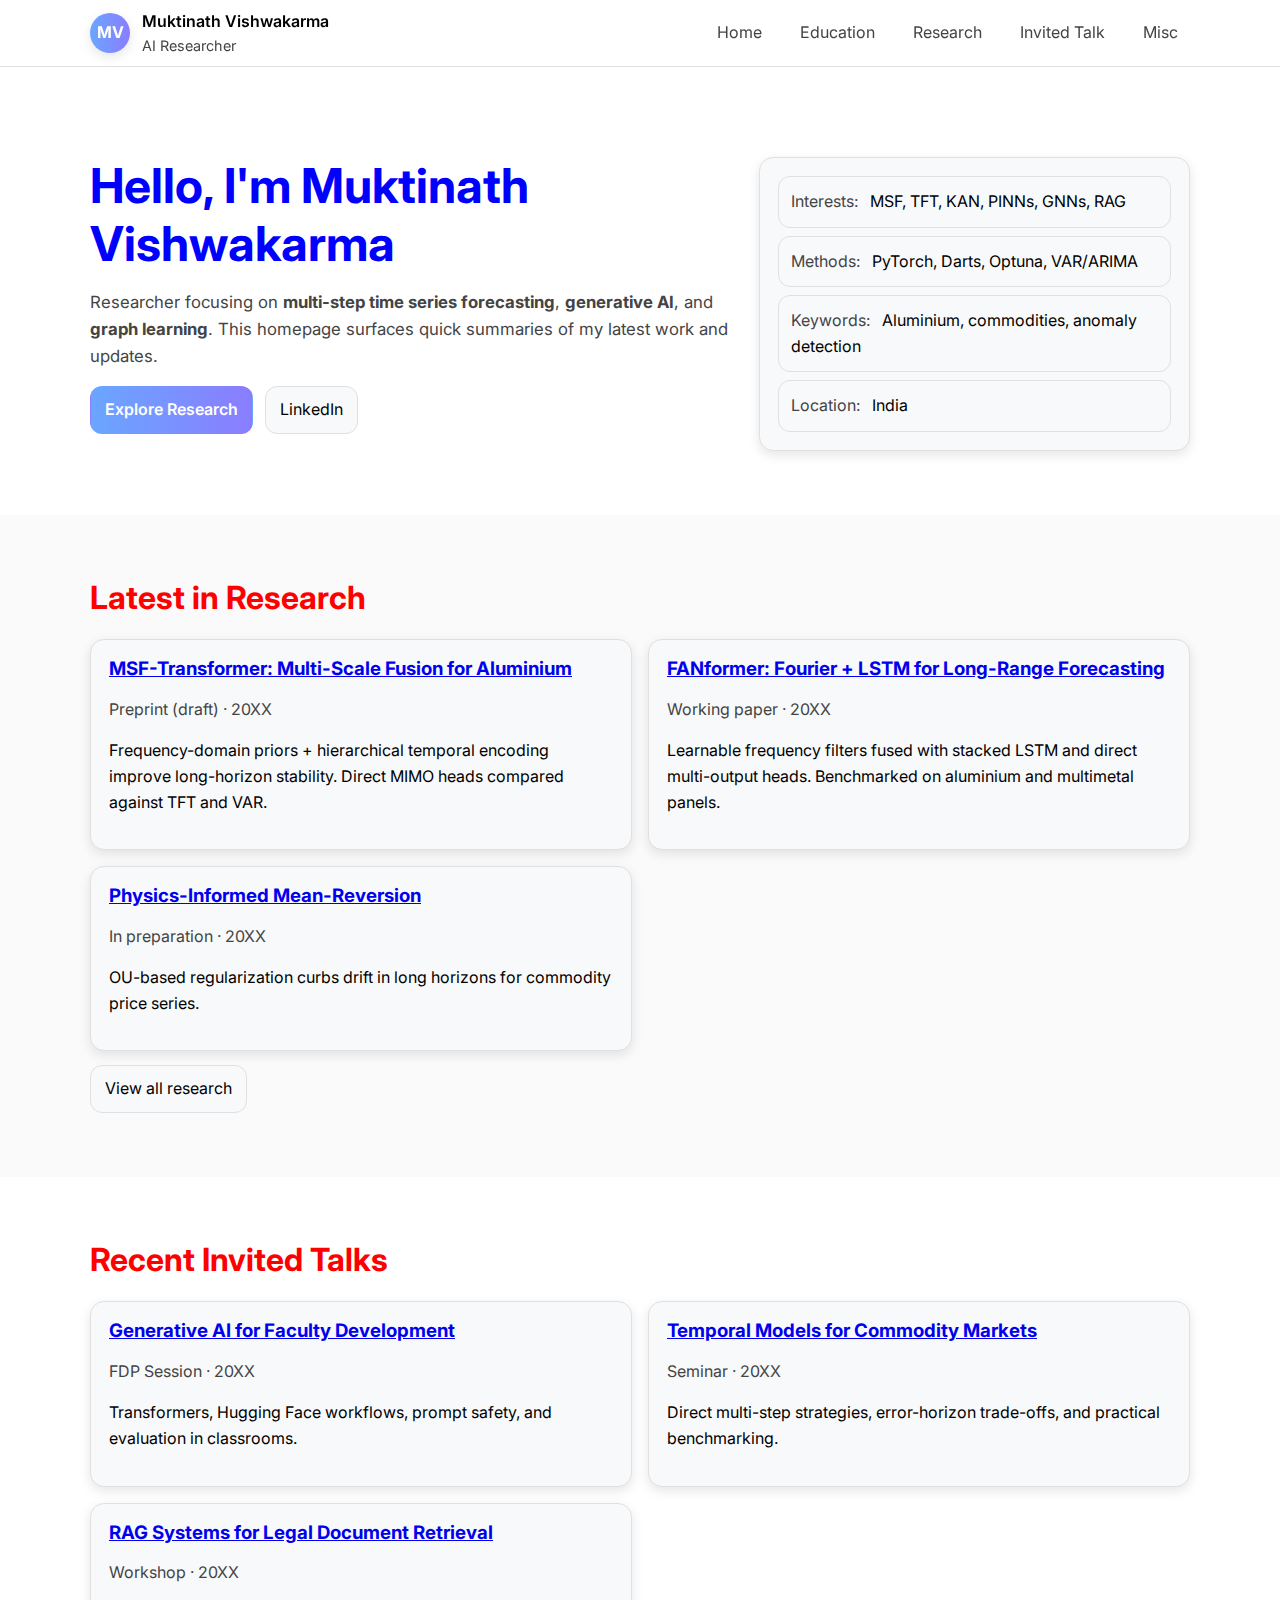
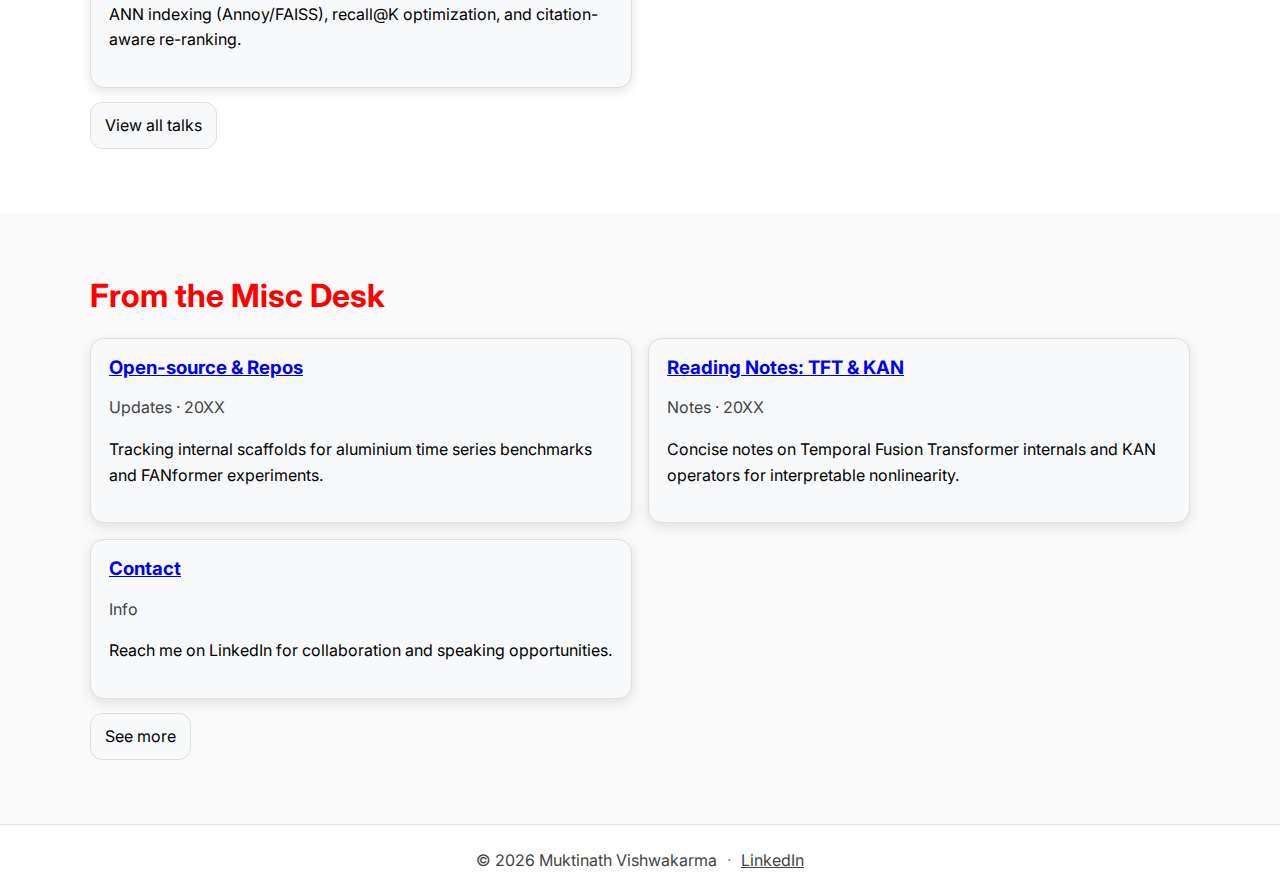
<file: index.html>
<!DOCTYPE html>
<html lang="en">
<head>
  <title>Home — Muktinath Vishwakarma</title>
  <meta charset="UTF-8" />
  <meta name="viewport" content="width=device-width, initial-scale=1" />
  <link rel="stylesheet" href="styles.css" />
  <link rel="preconnect" href="https://fonts.googleapis.com">
  <link rel="preconnect" href="https://fonts.gstatic.com" crossorigin>
  <link href="https://fonts.googleapis.com/css2?family=Inter:wght@300;400;500;600;700&display=swap" rel="stylesheet">
  <meta name="description" content="Home — summaries of latest research, invited talks, and misc updates by Muktinath Vishwakarma.">
</head>
<body>
  <header class="site-header">
    <div class="container header-inner">
      <a href="index.html" class="brand">
        <div class="avatar" aria-hidden="true">MV</div>
        <div class="brand-text">
          <span class="name">Muktinath Vishwakarma</span>
          <span class="role">AI Researcher</span>
        </div>
      </a>
      <nav class="nav">
        <a href="index.html" class="nav-link">Home</a>
        <a href="education.html" class="nav-link">Education</a>
        <a href="research.html" class="nav-link">Research</a>
        <a href="talks.html" class="nav-link">Invited Talk</a>
        <a href="misc.html" class="nav-link">Misc</a>
      </nav>
    </div>
  </header>
  <main id="home">
    <section class="section hero">
      <div class="container grid two-col">
        <div class="col">
          <h1>Hello, I'm <span class="accent">Muktinath Vishwakarma</span></h1>
          <p class="lead">
            Researcher focusing on <strong>multi-step time series forecasting</strong>, <strong>generative AI</strong>,
            and <strong>graph learning</strong>. This homepage surfaces quick summaries of my latest work and updates.
          </p>
          <div class="cta-row">
            <a class="btn primary" href="research.html">Explore Research</a>
            <a class="btn" href="https://www.linkedin.com/in/muktinathv/" target="_blank" rel="noopener">LinkedIn</a>
          </div>
        </div>
        <div class="col">
          <div class="card hero-card">
            <ul class="quickfacts">
              <li><span>Interests:</span> MSF, TFT, KAN, PINNs, GNNs, RAG</li>
              <li><span>Methods:</span> PyTorch, Darts, Optuna, VAR/ARIMA</li>
              <li><span>Keywords:</span> Aluminium, commodities, anomaly detection</li>
              <li><span>Location:</span> India</li>
            </ul>
          </div>
        </div>
      </div>
    </section>

    <!-- Summaries: Research -->
    <section class="section alt">
      <div class="container">
        <h2>Latest in Research</h2>
        <div class="card-list">
          <article class="card">
            <h3><a href="research.html#msf-transformer">MSF-Transformer: Multi-Scale Fusion for Aluminium</a></h3>
            <p class="muted">Preprint (draft) · 20XX</p>
            <p>Frequency-domain priors + hierarchical temporal encoding improve long-horizon stability. Direct MIMO heads compared against TFT and VAR.</p>
          </article>
          <article class="card">
            <h3><a href="research.html#fanformer">FANformer: Fourier + LSTM for Long-Range Forecasting</a></h3>
            <p class="muted">Working paper · 20XX</p>
            <p>Learnable frequency filters fused with stacked LSTM and direct multi-output heads. Benchmarked on aluminium and multimetal panels.</p>
          </article>
          <article class="card">
            <h3><a href="research.html#pinn-ou">Physics-Informed Mean-Reversion</a></h3>
            <p class="muted">In preparation · 20XX</p>
            <p>OU-based regularization curbs drift in long horizons for commodity price series.</p>
          </article>
        </div>
        <div class="more-link"><a class="btn" href="research.html">View all research</a></div>
      </div>
    </section>

    <!-- Summaries: Invited Talks -->
    <section class="section">
      <div class="container">
        <h2>Recent Invited Talks</h2>
        <div class="card-list">
          <article class="card">
            <h3><a href="talks.html#fdp-genai">Generative AI for Faculty Development</a></h3>
            <p class="muted">FDP Session · 20XX</p>
            <p>Transformers, Hugging Face workflows, prompt safety, and evaluation in classrooms.</p>
          </article>
          <article class="card">
            <h3><a href="talks.html#temporal-commodity">Temporal Models for Commodity Markets</a></h3>
            <p class="muted">Seminar · 20XX</p>
            <p>Direct multi-step strategies, error-horizon trade-offs, and practical benchmarking.</p>
          </article>
          <article class="card">
            <h3><a href="talks.html#rag-legal">RAG Systems for Legal Document Retrieval</a></h3>
            <p class="muted">Workshop · 20XX</p>
            <p>ANN indexing (Annoy/FAISS), recall@K optimization, and citation-aware re-ranking.</p>
          </article>
        </div>
        <div class="more-link"><a class="btn" href="talks.html">View all talks</a></div>
      </div>
    </section>

    <!-- Summaries: Misc -->
    <section class="section alt">
      <div class="container">
        <h2>From the Misc Desk</h2>
        <div class="card-list">
          <article class="card">
            <h3><a href="misc.html#open-source">Open-source & Repos</a></h3>
            <p class="muted">Updates · 20XX</p>
            <p>Tracking internal scaffolds for aluminium time series benchmarks and FANformer experiments.</p>
          </article>
          <article class="card">
            <h3><a href="misc.html#reading-notes">Reading Notes: TFT & KAN</a></h3>
            <p class="muted">Notes · 20XX</p>
            <p>Concise notes on Temporal Fusion Transformer internals and KAN operators for interpretable nonlinearity.</p>
          </article>
          <article class="card">
            <h3><a href="misc.html#contact">Contact</a></h3>
            <p class="muted">Info</p>
            <p>Reach me on LinkedIn for collaboration and speaking opportunities.</p>
          </article>
        </div>
        <div class="more-link"><a class="btn" href="misc.html">See more</a></div>
      </div>
    </section>
  </main>
  <footer class="site-footer">
    <div class="container footer-inner">
      <span>© <span id="year"></span> Muktinath Vishwakarma</span>
      <span class="sep">·</span>
      <a href="https://www.linkedin.com/in/muktinathv/" target="_blank" rel="noopener">LinkedIn</a>
    </div>
    <script>document.getElementById('year').textContent = new Date().getFullYear();</script>
  </footer>
</body>
</html>
</file>
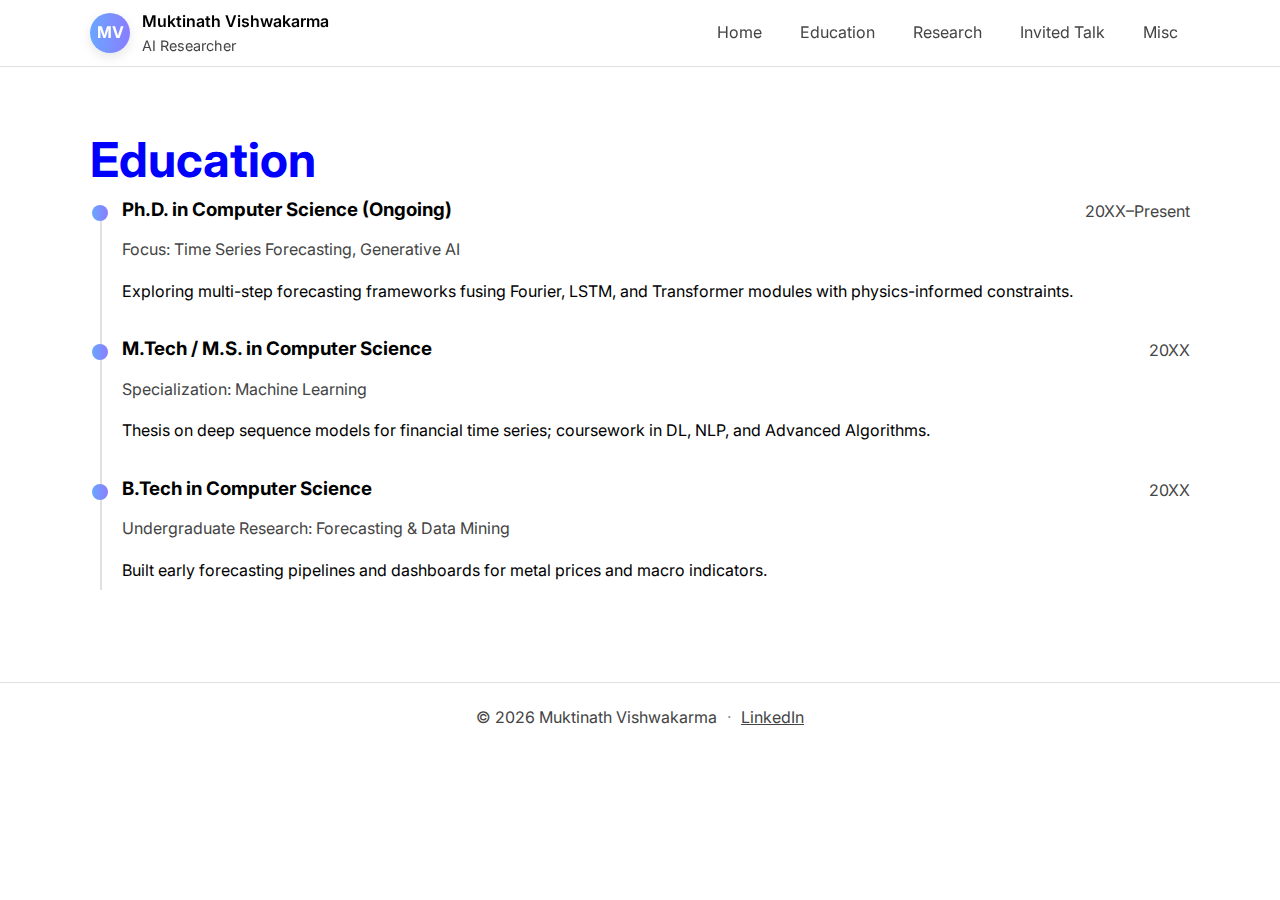
<file: education.html>
<!DOCTYPE html>
<html lang="en">
<head>
  <title>Education — Muktinath Vishwakarma</title>
  <meta charset="UTF-8" />
  <meta name="viewport" content="width=device-width, initial-scale=1" />
  <link rel="stylesheet" href="styles.css" />
  <link rel="preconnect" href="https://fonts.googleapis.com">
  <link rel="preconnect" href="https://fonts.gstatic.com" crossorigin>
  <link href="https://fonts.googleapis.com/css2?family=Inter:wght@300;400;500;600;700&display=swap" rel="stylesheet">
  <meta name="description" content="Education timeline for Muktinath Vishwakarma.">
</head>
<body>
  <header class="site-header">
    <div class="container header-inner">
      <a href="index.html" class="brand">
        <div class="avatar" aria-hidden="true">MV</div>
        <div class="brand-text">
          <span class="name">Muktinath Vishwakarma</span>
          <span class="role">AI Researcher</span>
        </div>
      </a>
      <nav class="nav">
        <a href="index.html" class="nav-link">Home</a>
        <a href="education.html" class="nav-link">Education</a>
        <a href="research.html" class="nav-link">Research</a>
        <a href="talks.html" class="nav-link">Invited Talk</a>
        <a href="misc.html" class="nav-link">Misc</a>
      </nav>
    </div>
  </header>
  <main>
    <section class="section">
      <div class="container">
        <h1>Education</h1>
        <div class="timeline">
          <article class="timeline-item">
            <div class="dot" aria-hidden="true"></div>
            <div class="content">
              <h3>Ph.D. in Computer Science (Ongoing)</h3>
              <p class="muted">Focus: Time Series Forecasting, Generative AI</p>
              <p>Exploring multi-step forecasting frameworks fusing Fourier, LSTM, and Transformer modules with physics-informed constraints.</p>
            </div>
            <span class="year">20XX–Present</span>
          </article>
          <article class="timeline-item">
            <div class="dot" aria-hidden="true"></div>
            <div class="content">
              <h3>M.Tech / M.S. in Computer Science</h3>
              <p class="muted">Specialization: Machine Learning</p>
              <p>Thesis on deep sequence models for financial time series; coursework in DL, NLP, and Advanced Algorithms.</p>
            </div>
            <span class="year">20XX</span>
          </article>
          <article class="timeline-item">
            <div class="dot" aria-hidden="true"></div>
            <div class="content">
              <h3>B.Tech in Computer Science</h3>
              <p class="muted">Undergraduate Research: Forecasting & Data Mining</p>
              <p>Built early forecasting pipelines and dashboards for metal prices and macro indicators.</p>
            </div>
            <span class="year">20XX</span>
          </article>
        </div>
      </div>
    </section>
  </main>
  <footer class="site-footer">
    <div class="container footer-inner">
      <span>© <span id="year"></span> Muktinath Vishwakarma</span>
      <span class="sep">·</span>
      <a href="https://www.linkedin.com/in/muktinathv/" target="_blank" rel="noopener">LinkedIn</a>
    </div>
    <script>document.getElementById('year').textContent = new Date().getFullYear();</script>
  </footer>
</body>
</html>
</file>
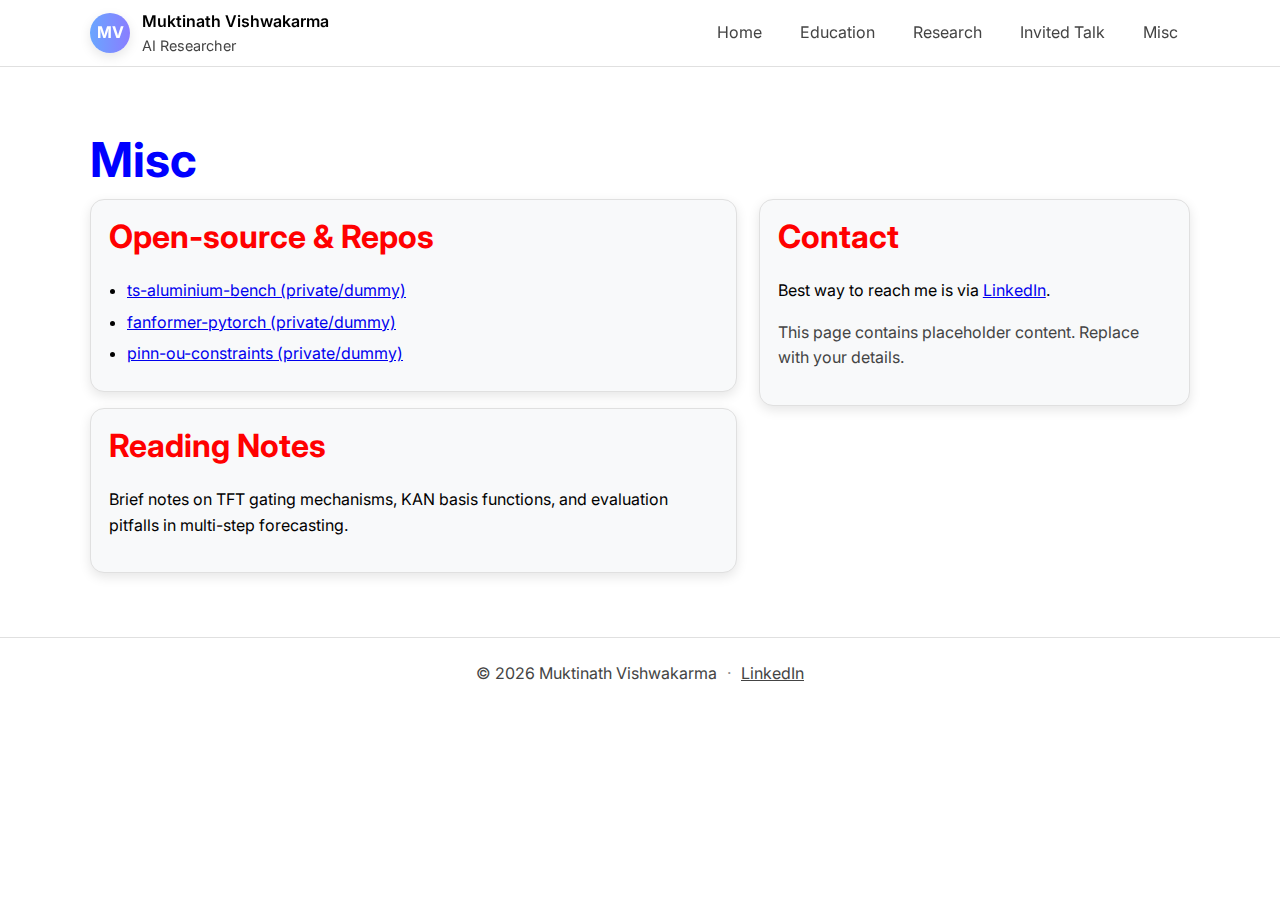
<file: misc.html>
<!DOCTYPE html>
<html lang="en">
<head>
  <title>Misc — Muktinath Vishwakarma</title>
  <meta charset="UTF-8" />
  <meta name="viewport" content="width=device-width, initial-scale=1" />
  <link rel="stylesheet" href="styles.css" />
  <link rel="preconnect" href="https://fonts.googleapis.com">
  <link rel="preconnect" href="https://fonts.gstatic.com" crossorigin>
  <link href="https://fonts.googleapis.com/css2?family=Inter:wght@300;400;500;600;700&display=swap" rel="stylesheet">
  <meta name="description" content="Miscellaneous updates, notes, and contact information for Muktinath Vishwakarma.">
</head>
<body>
  <header class="site-header">
    <div class="container header-inner">
      <a href="index.html" class="brand">
        <div class="avatar" aria-hidden="true">MV</div>
        <div class="brand-text">
          <span class="name">Muktinath Vishwakarma</span>
          <span class="role">AI Researcher</span>
        </div>
      </a>
      <nav class="nav">
        <a href="index.html" class="nav-link">Home</a>
        <a href="education.html" class="nav-link">Education</a>
        <a href="research.html" class="nav-link">Research</a>
        <a href="talks.html" class="nav-link">Invited Talk</a>
        <a href="misc.html" class="nav-link">Misc</a>
      </nav>
    </div>
  </header>
  <main>
    <section class="section">
      <div class="container">
        <h1>Misc</h1>
        <div class="grid two-col">
          <div class="col">
            <div class="card" id="open-source">
              <h2>Open-source & Repos</h2>
              <ul class="list">
                <li><a href="#" aria-disabled="true">ts-aluminium-bench (private/dummy)</a></li>
                <li><a href="#" aria-disabled="true">fanformer-pytorch (private/dummy)</a></li>
                <li><a href="#" aria-disabled="true">pinn-ou-constraints (private/dummy)</a></li>
              </ul>
            </div>
            <div class="card" id="reading-notes" style="margin-top:16px;">
              <h2>Reading Notes</h2>
              <p>Brief notes on TFT gating mechanisms, KAN basis functions, and evaluation pitfalls in multi-step forecasting.</p>
            </div>
          </div>
          <div class="col">
            <div class="card" id="contact">
              <h2>Contact</h2>
              <p>Best way to reach me is via <a href="https://www.linkedin.com/in/muktinathv/" target="_blank" rel="noopener">LinkedIn</a>.</p>
              <p class="muted">This page contains placeholder content. Replace with your details.</p>
            </div>
          </div>
        </div>
      </div>
    </section>
  </main>
  <footer class="site-footer">
    <div class="container footer-inner">
      <span>© <span id="year"></span> Muktinath Vishwakarma</span>
      <span class="sep">·</span>
      <a href="https://www.linkedin.com/in/muktinathv/" target="_blank" rel="noopener">LinkedIn</a>
    </div>
    <script>document.getElementById('year').textContent = new Date().getFullYear();</script>
  </footer>
</body>
</html>
</file>
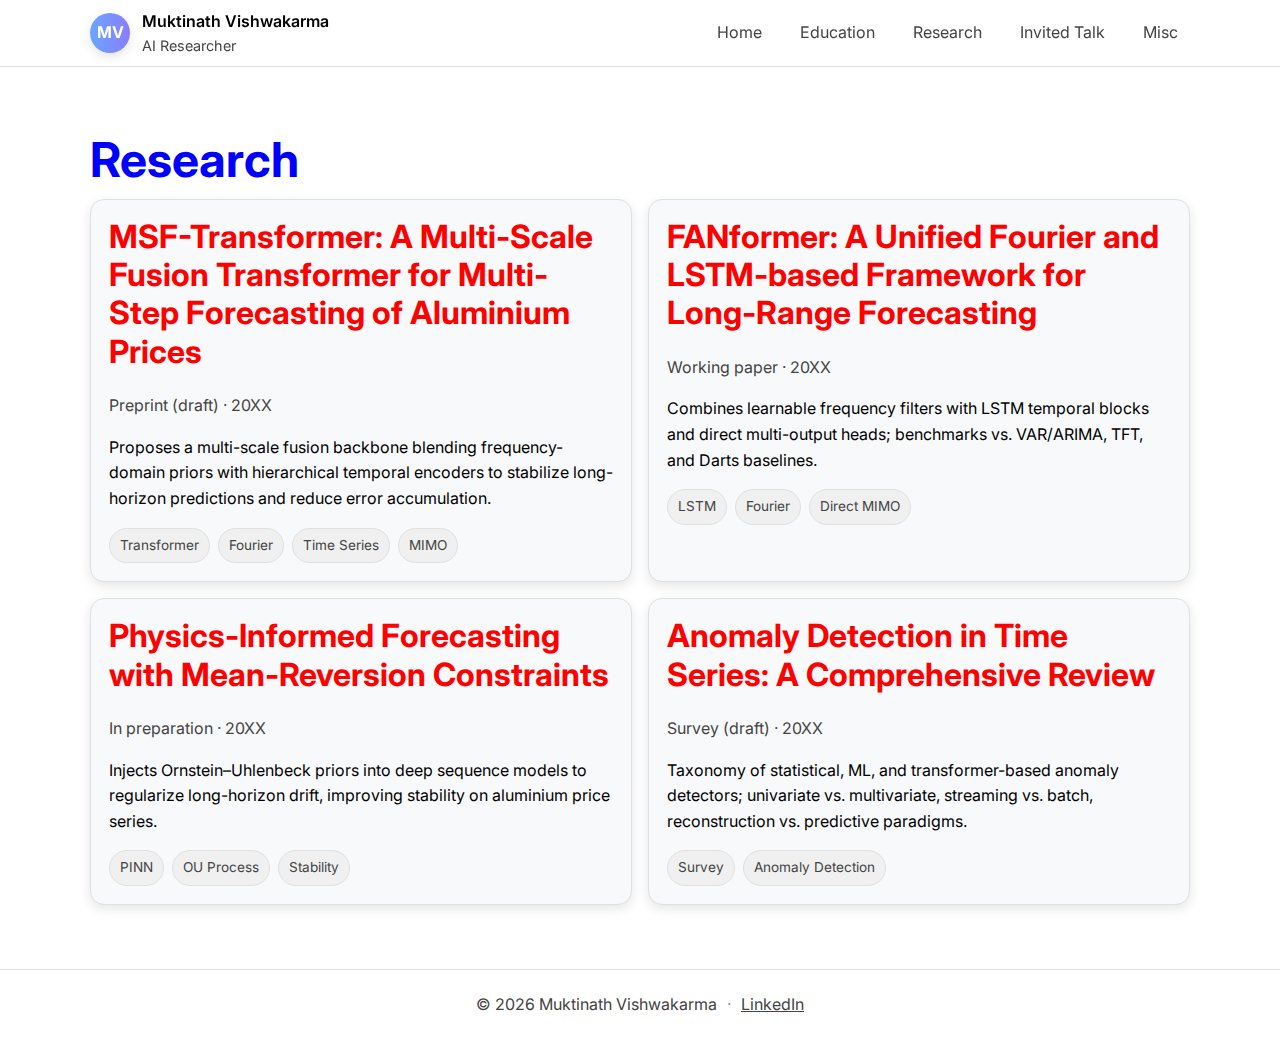
<file: research.html>
<!DOCTYPE html>
<html lang="en">
<head>
  <title>Research — Muktinath Vishwakarma</title>
  <meta charset="UTF-8" />
  <meta name="viewport" content="width=device-width, initial-scale=1" />
  <link rel="stylesheet" href="styles.css" />
  <link rel="preconnect" href="https://fonts.googleapis.com">
  <link rel="preconnect" href="https://fonts.gstatic.com" crossorigin>
  <link href="https://fonts.googleapis.com/css2?family=Inter:wght@300;400;500;600;700&display=swap" rel="stylesheet">
  <meta name="description" content="Research papers, preprints, and projects by Muktinath Vishwakarma.">
</head>
<body>
  <header class="site-header">
    <div class="container header-inner">
      <a href="index.html" class="brand">
        <div class="avatar" aria-hidden="true">MV</div>
        <div class="brand-text">
          <span class="name">Muktinath Vishwakarma</span>
          <span class="role">AI Researcher</span>
        </div>
      </a>
      <nav class="nav">
        <a href="index.html" class="nav-link">Home</a>
        <a href="education.html" class="nav-link">Education</a>
        <a href="research.html" class="nav-link">Research</a>
        <a href="talks.html" class="nav-link">Invited Talk</a>
        <a href="misc.html" class="nav-link">Misc</a>
      </nav>
    </div>
  </header>
  <main>
    <section class="section">
      <div class="container">
        <h1>Research</h1>
        <div class="card-list">
          <article class="card" id="msf-transformer">
            <h2>MSF-Transformer: A Multi-Scale Fusion Transformer for Multi-Step Forecasting of Aluminium Prices</h2>
            <p class="muted">Preprint (draft) · 20XX</p>
            <p>Proposes a multi-scale fusion backbone blending frequency-domain priors with hierarchical temporal encoders to stabilize long-horizon predictions and reduce error accumulation.</p>
            <ul class="tags"><li>Transformer</li><li>Fourier</li><li>Time Series</li><li>MIMO</li></ul>
          </article>

          <article class="card" id="fanformer">
            <h2>FANformer: A Unified Fourier and LSTM-based Framework for Long-Range Forecasting</h2>
            <p class="muted">Working paper · 20XX</p>
            <p>Combines learnable frequency filters with LSTM temporal blocks and direct multi-output heads; benchmarks vs. VAR/ARIMA, TFT, and Darts baselines.</p>
            <ul class="tags"><li>LSTM</li><li>Fourier</li><li>Direct MIMO</li></ul>
          </article>

          <article class="card" id="pinn-ou">
            <h2>Physics-Informed Forecasting with Mean-Reversion Constraints</h2>
            <p class="muted">In preparation · 20XX</p>
            <p>Injects Ornstein–Uhlenbeck priors into deep sequence models to regularize long-horizon drift, improving stability on aluminium price series.</p>
            <ul class="tags"><li>PINN</li><li>OU Process</li><li>Stability</li></ul>
          </article>

          <article class="card" id="anomaly-detection">
            <h2>Anomaly Detection in Time Series: A Comprehensive Review</h2>
            <p class="muted">Survey (draft) · 20XX</p>
            <p>Taxonomy of statistical, ML, and transformer-based anomaly detectors; univariate vs. multivariate, streaming vs. batch, reconstruction vs. predictive paradigms.</p>
            <ul class="tags"><li>Survey</li><li>Anomaly Detection</li></ul>
          </article>
        </div>
      </div>
    </section>
  </main>
  <footer class="site-footer">
    <div class="container footer-inner">
      <span>© <span id="year"></span> Muktinath Vishwakarma</span>
      <span class="sep">·</span>
      <a href="https://www.linkedin.com/in/muktinathv/" target="_blank" rel="noopener">LinkedIn</a>
    </div>
    <script>document.getElementById('year').textContent = new Date().getFullYear();</script>
  </footer>
</body>
</html>
</file>
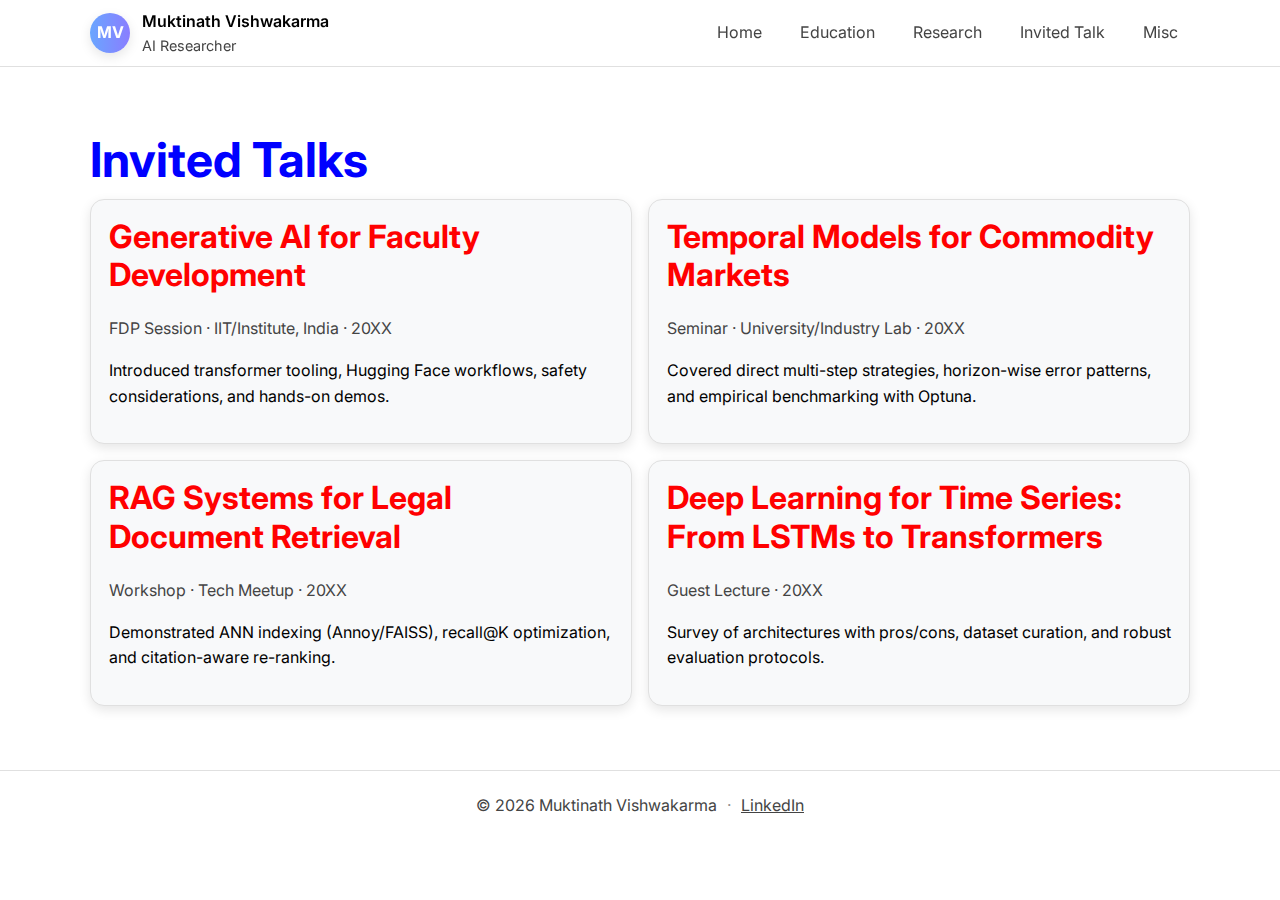
<file: talks.html>
<!DOCTYPE html>
<html lang="en">
<head>
  <title>Invited Talks — Muktinath Vishwakarma</title>
  <meta charset="UTF-8" />
  <meta name="viewport" content="width=device-width, initial-scale=1" />
  <link rel="stylesheet" href="styles.css" />
  <link rel="preconnect" href="https://fonts.googleapis.com">
  <link rel="preconnect" href="https://fonts.gstatic.com" crossorigin>
  <link href="https://fonts.googleapis.com/css2?family=Inter:wght@300;400;500;600;700&display=swap" rel="stylesheet">
  <meta name="description" content="Invited talks by Muktinath Vishwakarma.">
</head>
<body>
  <header class="site-header">
    <div class="container header-inner">
      <a href="index.html" class="brand">
        <div class="avatar" aria-hidden="true">MV</div>
        <div class="brand-text">
          <span class="name">Muktinath Vishwakarma</span>
          <span class="role">AI Researcher</span>
        </div>
      </a>
      <nav class="nav">
        <a href="index.html" class="nav-link">Home</a>
        <a href="education.html" class="nav-link">Education</a>
        <a href="research.html" class="nav-link">Research</a>
        <a href="talks.html" class="nav-link">Invited Talk</a>
        <a href="misc.html" class="nav-link">Misc</a>
      </nav>
    </div>
  </header>
  <main>
    <section class="section">
      <div class="container">
        <h1>Invited Talks</h1>
        <div class="card-list">
          <article class="card" id="fdp-genai">
            <h2>Generative AI for Faculty Development</h2>
            <p class="muted">FDP Session · IIT/Institute, India · 20XX</p>
            <p>Introduced transformer tooling, Hugging Face workflows, safety considerations, and hands-on demos.</p>
          </article>
          <article class="card" id="temporal-commodity">
            <h2>Temporal Models for Commodity Markets</h2>
            <p class="muted">Seminar · University/Industry Lab · 20XX</p>
            <p>Covered direct multi-step strategies, horizon-wise error patterns, and empirical benchmarking with Optuna.</p>
          </article>
          <article class="card" id="rag-legal">
            <h2>RAG Systems for Legal Document Retrieval</h2>
            <p class="muted">Workshop · Tech Meetup · 20XX</p>
            <p>Demonstrated ANN indexing (Annoy/FAISS), recall@K optimization, and citation-aware re-ranking.</p>
          </article>
          <article class="card" id="dl-review">
            <h2>Deep Learning for Time Series: From LSTMs to Transformers</h2>
            <p class="muted">Guest Lecture · 20XX</p>
            <p>Survey of architectures with pros/cons, dataset curation, and robust evaluation protocols.</p>
          </article>
        </div>
      </div>
    </section>
  </main>
  <footer class="site-footer">
    <div class="container footer-inner">
      <span>© <span id="year"></span> Muktinath Vishwakarma</span>
      <span class="sep">·</span>
      <a href="https://www.linkedin.com/in/muktinathv/" target="_blank" rel="noopener">LinkedIn</a>
    </div>
    <script>document.getElementById('year').textContent = new Date().getFullYear();</script>
  </footer>
</body>
</html>
</file>
<file: styles.css>
/* ---------- Base & Tokens ---------- */
:root{
  --bg: #ffffff;
  --text: #000000;
  --muted: #444444;
  --brand: #6aa6ff;
  --brand-2: #8a7dff;
  --card: #f8f9fa;
  --stroke: #e0e0e0;
  --chip: #f0f0f0;
  --accent: linear-gradient(90deg, var(--brand), var(--brand-2));
  --radius: 14px;
  --shadow: 0 4px 12px rgba(0,0,0,.1);
}

*{ box-sizing: border-box; }
html, body{ margin:0; padding:0; background: var(--bg); }
body{
  font-family: "Inter", system-ui, -apple-system, Segoe UI, Roboto, Arial, sans-serif;
  color: var(--text);
  line-height: 1.6;
}

/* ---------- Layout ---------- */
.container{ width: min(1100px, 92vw); margin: 0 auto; }
.section{ padding: 64px 0; }
.section.alt{ background: #fafafa; }
h1,h2,h3,h4,h5,h6{ line-height:1.2; margin: 0 0 10px; }

h1{ font-size: clamp(32px, 5vw, 48px); color: blue; }
h2{ font-size: clamp(24px, 3.4vw, 32px); margin-bottom: 22px; color: red; }
h3,h4,h5,h6{ color: black; }
.lead{ font-size: 1.05rem; color: var(--muted); }
.muted{ color: var(--muted); }

.grid.two-col{ display:grid; grid-template-columns: 1fr; gap: 22px; }
@media (min-width: 860px){ .grid.two-col{ grid-template-columns: 1.2fr .8fr; } }
.col{ min-width: 0; }

/* ---------- Header / Nav ---------- */
.site-header{ position: sticky; top:0; z-index: 50; backdrop-filter: blur(8px);
  background: #ffffffee; border-bottom: 1px solid var(--stroke); }
.header-inner{ display:flex; align-items:center; justify-content:space-between; height: 66px; }
.brand{ display:flex; gap:12px; text-decoration:none; color:var(--text); align-items:center; }
.avatar{ width:40px; height:40px; border-radius:50%; background: var(--accent); display:grid; place-items:center; font-weight:700; color:#ffffff; box-shadow: var(--shadow); }
.brand-text{ display:flex; flex-direction:column; }
.name{ font-weight:600; }
.role{ font-size:.9rem; color:var(--muted); }
.nav{ display:flex; gap: 14px; }
.nav-link{ color: var(--muted); text-decoration: none; padding: 10px 12px; border-radius: 10px; transition: .2s ease; }
.nav-link:hover{ color: var(--text); background: #f0f0f0; }

/* ---------- Hero ---------- */
.hero{ padding-top: 90px; }
.cta-row{ display:flex; gap:12px; margin-top:16px; }
.btn{ display:inline-block; padding:10px 14px; border-radius: 12px; border:1px solid var(--stroke); color: var(--text); text-decoration:none; transition:.2s ease; background: #f8f9fa; }
.btn.primary{ border-color: transparent; background: var(--accent); color:#ffffff; font-weight:600; }
.btn:hover{ transform: translateY(-1px); }

.hero-card{ padding: 18px; }
.quickfacts{ list-style: none; margin:0; padding:0; display:flex; flex-direction:column; gap:8px; }
.quickfacts li{ background: var(--card); border:1px solid var(--stroke); padding:12px; border-radius: 12px; }
.quickfacts span{ color: var(--muted); margin-right: 8px; }

/* ---------- Cards / Chips ---------- */
.card{ background: var(--card); border:1px solid var(--stroke); border-radius: var(--radius); padding: 18px; box-shadow: var(--shadow); }
.card-list{ display:grid; grid-template-columns: 1fr; gap:16px; }
@media (min-width: 860px){ .card-list{ grid-template-columns: 1fr 1fr; } }
.tags, .chips{ list-style:none; padding:0; margin: 10px 0 0; display:flex; gap:8px; flex-wrap:wrap; }
.tags li, .chip{ background: var(--chip); border:1px solid var(--stroke); padding:6px 10px; border-radius: 999px; font-size: .85rem; color: var(--muted); }

/* ---------- Timeline ---------- */
.timeline{ position:relative; }
.timeline::before{ content:""; position:absolute; left: 10px; top:10px; bottom:10px; width:2px; background: var(--stroke); }
.timeline-item{ position:relative; display:flex; gap:12px; padding-left: 32px; margin-bottom: 18px; }
.timeline-item .dot{ position:absolute; left: 2px; top: 6px; width:16px; height:16px; border-radius:50%; background: var(--accent); }
.timeline-item .content{ flex:1; }
.timeline-item .year{ color: var(--muted); white-space:nowrap; align-self:flex-start; }

/* ---------- Lists ---------- */
.list{ margin:0; padding-left: 18px; }
.list li{ margin: 6px 0; }

/* ---------- Footer ---------- */
.site-footer{ border-top: 1px solid var(--stroke); background: #fff; }
.footer-inner{ height: 70px; display:flex; align-items:center; gap:10px; justify-content:center; color: var(--muted); }
.footer-inner a{ color: var(--muted); }
.footer-inner .sep{ opacity:.6; }

/* ---------- Utilities ---------- */
.more-link{ margin-top: 14px; }
</file>
